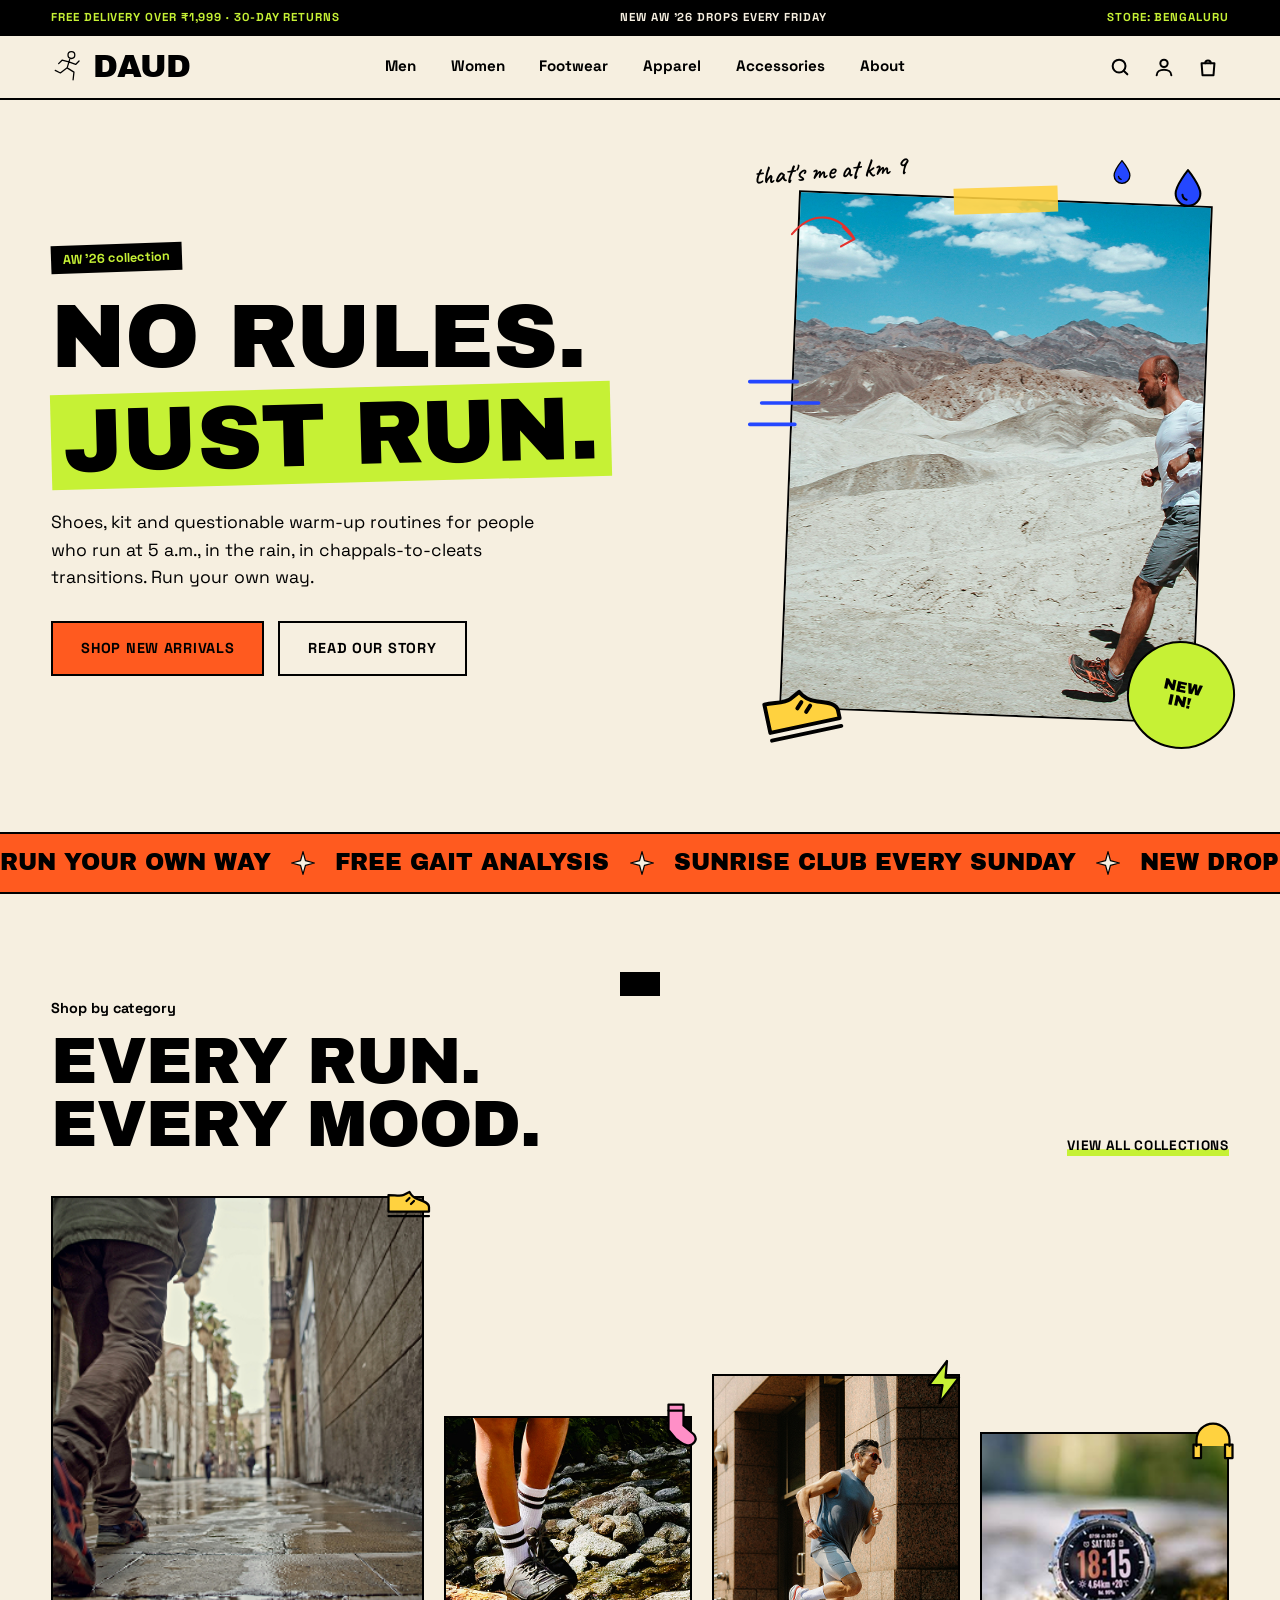
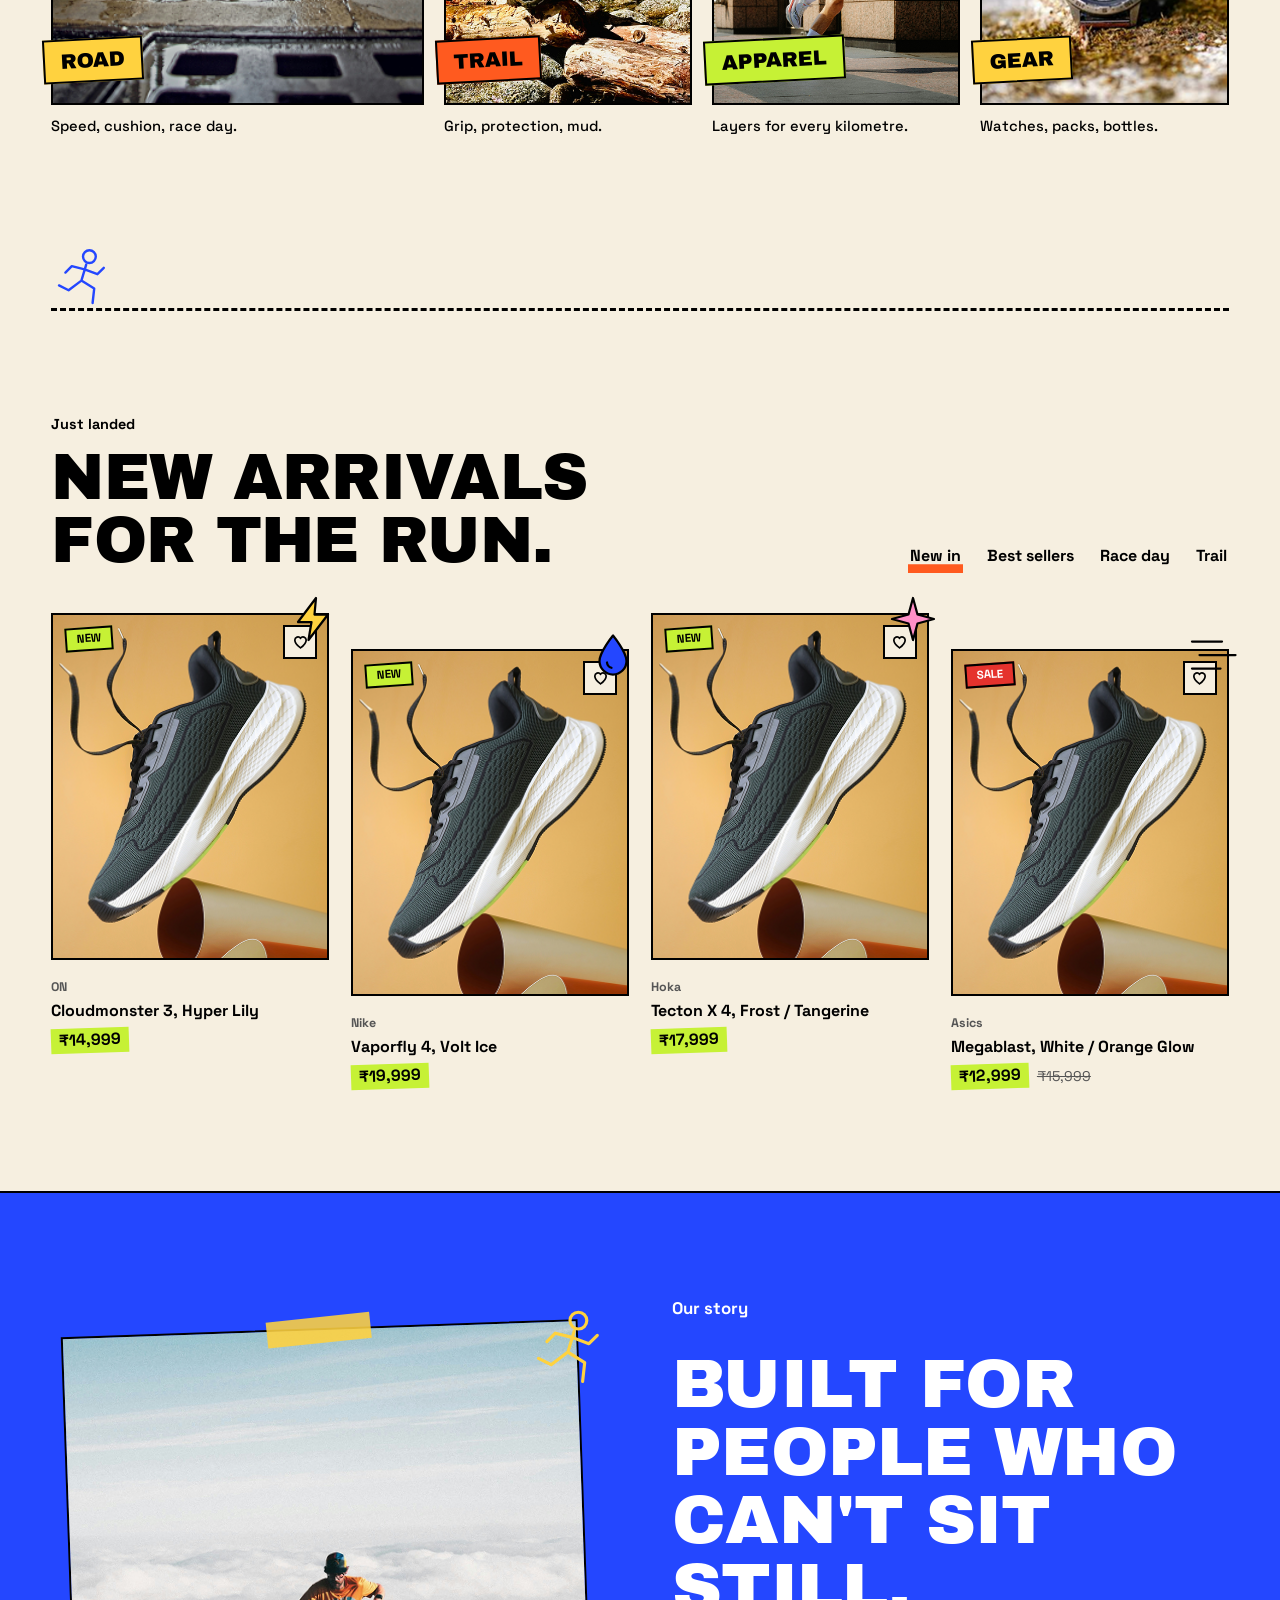
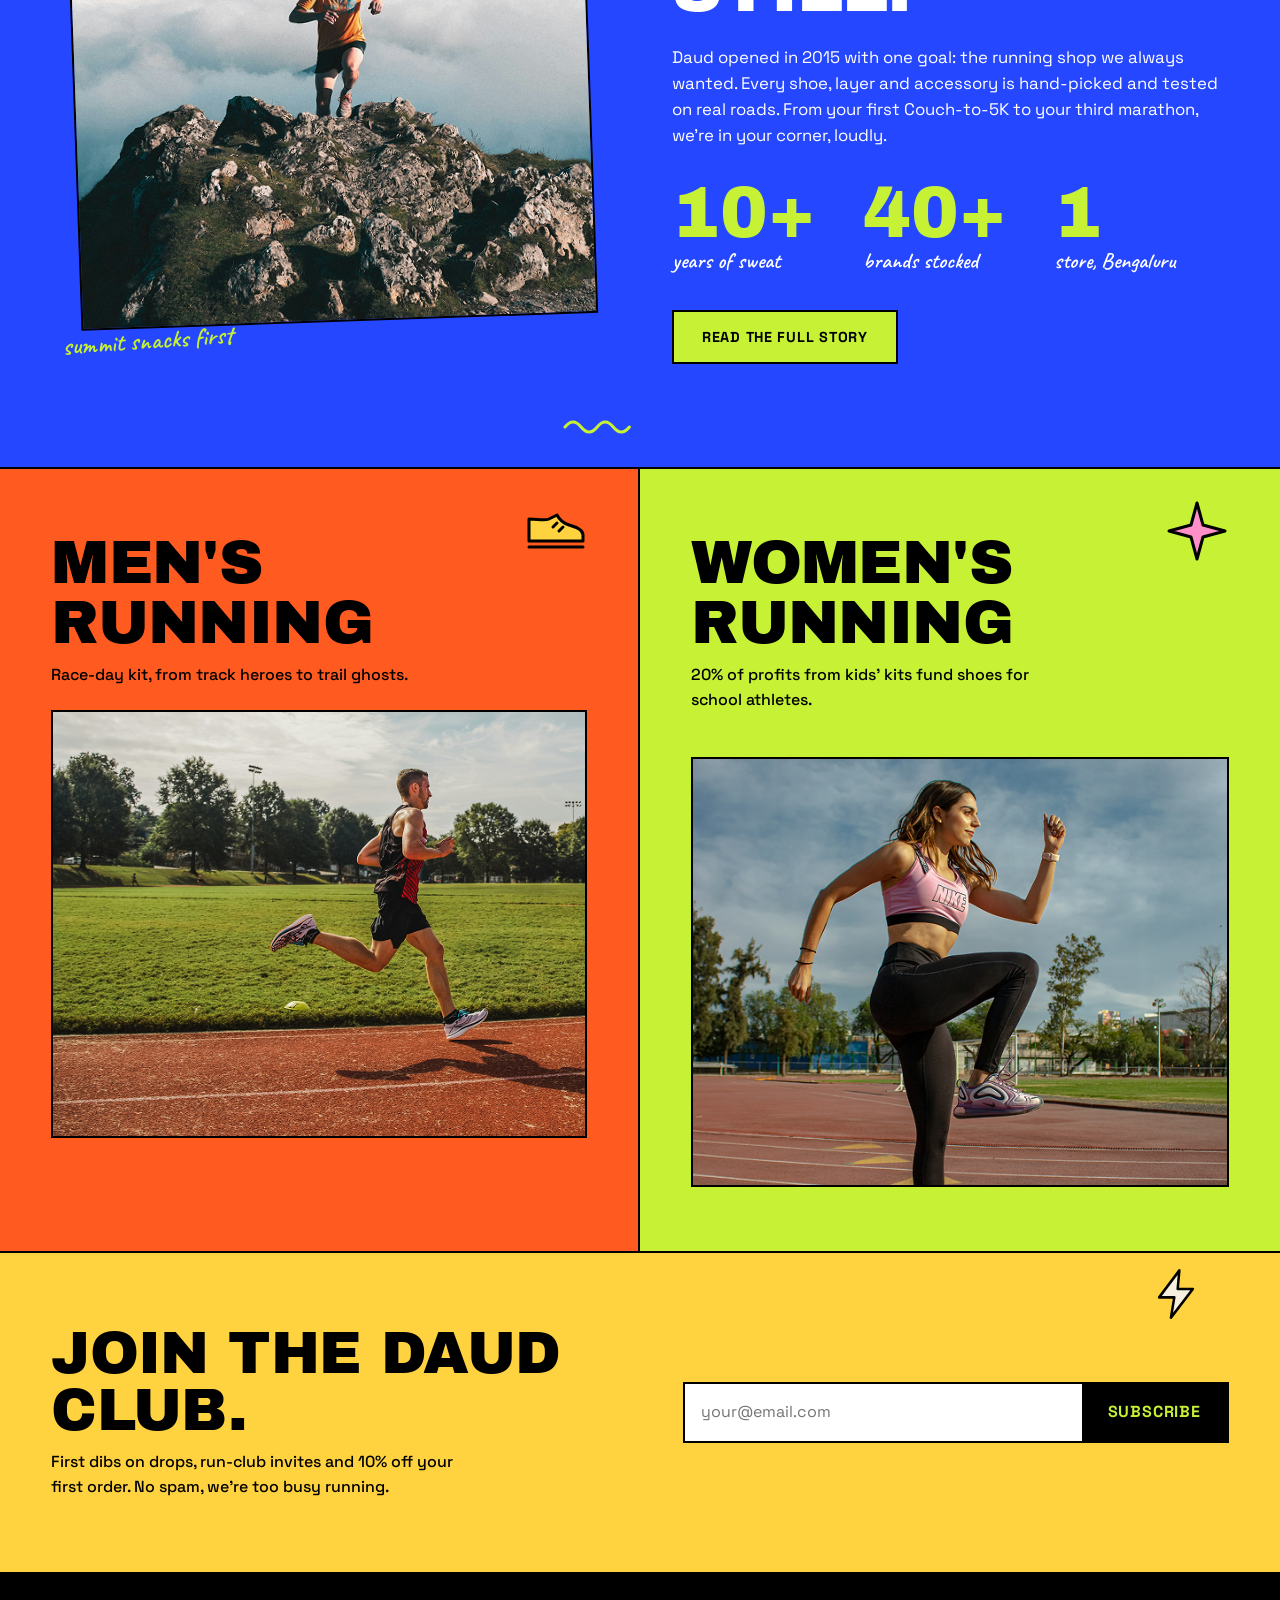
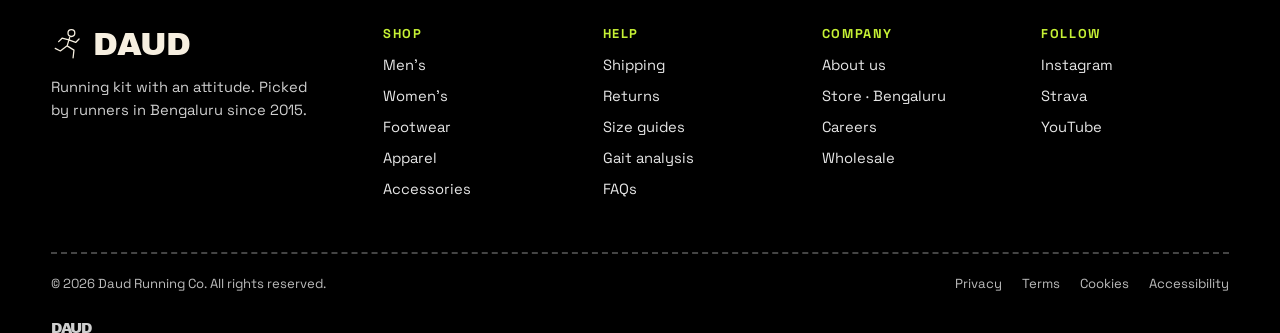
<file: index.html>
<!DOCTYPE html>
<html lang="en">
<head>
<meta charset="utf-8">
<meta name="viewport" content="width=device-width, initial-scale=1">
<title>Daud — No rules. Just run.</title>
<meta name="description" content="Illustrated running culture: shoes, kit and attitude for runners who do it their own way.">
<link rel="preconnect" href="https://fonts.googleapis.com">
<link rel="preconnect" href="https://fonts.gstatic.com" crossorigin>
<link rel="stylesheet" href="https://fonts.googleapis.com/css2?family=Archivo+Black&family=Caveat:wght@600&family=Space+Grotesk:wght@400;500;700&display=swap">
<link rel="stylesheet" href="css/base.css">
<link rel="stylesheet" href="css/home.css">
<script>document.documentElement.className='js'</script>
</head>
<body>
<svg width="0" height="0" style="position:absolute" aria-hidden="true" focusable="false"><defs>
<symbol id="d-star" viewBox="0 0 64 64"><path d="M32 4 38 26 60 32 38 38 32 60 26 38 4 32 26 26Z"/></symbol>
<symbol id="d-drop" viewBox="0 0 64 64"><path d="M32 6C32 6 14 28 14 40a18 18 0 0 0 36 0C50 28 32 6 32 6Z"/><path d="M24 42a8 8 0 0 0 6 7"/></symbol>
<symbol id="d-bolt" viewBox="0 0 64 64"><path d="M36 4 12 36h18l-4 24 26-34H34Z"/></symbol>
<symbol id="d-speed" viewBox="0 0 64 64"><path d="M4 14h40M14 32h48M4 50h38"/></symbol>
<symbol id="d-arrow" viewBox="0 0 100 60"><path d="M6 52C24 8 62 4 92 30M72 20l21 11-15 16"/></symbol>
<symbol id="d-squig" viewBox="0 0 70 20"><path d="M2 10q8-10 16 0t16 0 16 0 16 0"/></symbol>
<symbol id="d-shoe" viewBox="0 0 64 64"><path d="M6 20v22h54v-6c0-6-8-8-14-10-6-2-10-6-12-10l-8 4c-4 2-12 0-20 0Z"/><path d="M6 48h54M30 28l4-4M36 32l4-4"/></symbol>
<symbol id="d-sock" viewBox="0 0 64 64"><path d="M22 6h20v28l14 12c6 8-2 16-10 14-6-1-8-4-14-8L22 40Z"/><path d="M22 14h20"/></symbol>
<symbol id="d-bottle" viewBox="0 0 64 64"><path d="M26 4h12v8H26zM22 12h20v10l4 6v28a4 4 0 0 1-4 4H22a4 4 0 0 1-4-4V28l4-6zM18 36h28M18 46h28"/></symbol>
<symbol id="d-phones" viewBox="0 0 64 64"><path d="M10 40v-8a22 22 0 0 1 44 0v8M6 38h10v18H6zM48 38h10v18H48z"/></symbol>
<symbol id="d-runner" viewBox="0 0 80 80"><circle cx="48" cy="12" r="8"/><path d="M44 22 38 42M42 28 26 24l-8 8M42 28l16 6 8-8M38 42l16 10-2 18M38 42 22 54 10 48"/></symbol>
</defs></svg>
<a class="skip" href="#main">Skip to content</a>
<div class="topbar"><div><span>Free delivery over ₹1,999 · 30-day returns</span><span>New AW '26 drops every Friday</span><span>Store: Bengaluru</span></div></div>
<header class="hd">
 <div class="hd__in">
  <a class="logo" href="index.html" aria-label="Daud home"><svg viewBox="0 0 80 80" aria-hidden="true"><use href="#d-runner"/></svg> DAUD</a>
  <nav class="nav" id="nav" aria-label="Main">
   <ul>
    <li><a href="index.html#explore">Men</a></li>
    <li><a href="index.html#explore">Women</a></li>
    <li><a href="index.html#arrivals">Footwear</a></li>
    <li><a href="index.html#categories">Apparel</a></li>
    <li><a href="index.html#categories">Accessories</a></li>
    <li><a href="about.html" >About</a></li>
   </ul>
  </nav>
  <div class="icons">
   <button class="js-search" aria-label="Search" aria-expanded="false"><svg viewBox="0 0 24 24"><circle cx="11" cy="11" r="7"/><path d="m20 20-4-4"/></svg></button>
   <button class="js-account" aria-label="Account"><svg viewBox="0 0 24 24"><circle cx="12" cy="8" r="4"/><path d="M4 21c0-4 4-6 8-6s8 2 8 6"/></svg></button>
   <button class="js-cart" aria-label="Bag"><svg viewBox="0 0 24 24"><path d="M5 8h14l-1 13H6z"/><path d="M9 8a3 3 0 0 1 6 0"/></svg><span class="cart-n" hidden>0</span></button>
   <button class="burger" aria-label="Menu" aria-expanded="false" aria-controls="nav"><svg viewBox="0 0 24 24"><path d="M3 7h18M3 12h18M3 17h18"/></svg></button>
  </div>
 </div>
 <form class="search" role="search" action="index.html#arrivals" hidden>
  <label class="vh" for="q">Search products</label>
  <input id="q" name="q" type="search" placeholder="Search shoes, kit, trail…">
  <button class="btn" type="submit">Search</button>
 </form>
</header>
<main id="main">

<section class="hero" aria-labelledby="hero-h">
 <div class="hero__copy">
  <p class="hero__tag">AW '26 collection</p>
  <h1 id="hero-h">No rules.<br><span>Just run.</span></h1>
  <p class="hero__lede">Shoes, kit and questionable warm-up routines for people who run at 5 a.m., in the rain, in chappals-to-cleats transitions. Run your own way.</p>
  <div class="hero__cta"><a class="btn btn--or" href="#arrivals">Shop new arrivals</a><a class="btn btn--line" href="about.html">Read our story</a></div>
 </div>
 <div class="hero__art">
  <figure class="ph tape"><img src="../src/Home/hero_section/image1.png" alt="A runner in grey shorts sprinting across a rocky desert trail" fetchpriority="high" width="900" height="1100"></figure>
  <svg class="dd hide-s" aria-hidden="true" style="left:-18px;top:34%;--s:76px;color:var(--blue);animation:slidein .7s .3s both"><use href="#d-speed"/></svg>
  <svg class="dd " aria-hidden="true" style="right:4%;top:2px;--s:44px;--f:var(--blue);color:var(--ink)"><use href="#d-drop"/></svg>
  <svg class="dd " aria-hidden="true" style="right:20%;top:-6px;--s:28px;--f:var(--blue);color:var(--ink)"><use href="#d-drop"/></svg>
  <svg class="dd hide-s" aria-hidden="true" style="left:6%;top:30px;--s:70px;color:var(--red);rotate:18deg"><use href="#d-arrow"/></svg>
  <svg class="dd " aria-hidden="true" style="left:-4px;bottom:0;--s:84px;--f:var(--yel);color:var(--ink);rotate:-12deg"><use href="#d-shoe"/></svg>
  <span class="note" aria-hidden="true">that's me at km 9</span>
  <span class="sticker" aria-hidden="true">New<br>in!</span>
 </div>
</section>

<div class="marquee" aria-hidden="true"><div class="marquee__track"><span>Run your own way <svg viewBox="0 0 64 64" aria-hidden="true"><use href="#d-star"/></svg> Free gait analysis <svg viewBox="0 0 64 64" aria-hidden="true"><use href="#d-star"/></svg> Sunrise club every Sunday <svg viewBox="0 0 64 64" aria-hidden="true"><use href="#d-star"/></svg> New drops Fridays <svg viewBox="0 0 64 64" aria-hidden="true"><use href="#d-star"/></svg></span></div></div>

<section class="sec wrap" id="categories" aria-labelledby="cat-h">
 <div class="sec-head rv"><div><p class="kicker">Shop by category</p><h2 id="cat-h">Every run.<br>Every mood.</h2></div><a class="link" href="#arrivals">View all collections</a></div>
 <ul class="cats__grid">
  <li class="rv"><a class="cat" href="#arrivals"><svg class="dd " aria-hidden="true" style="--f:var(--c);color:var(--ink)"><use href="#d-shoe"/></svg><div class="cat__img ph"><img src="../src/Home/category_section/image1.png" alt="Runner's feet on a wet city street" loading="lazy"></div><span class="cat__tag">Road</span><p>Speed, cushion, race day.</p></a></li>
  <li class="rv"><a class="cat" href="#arrivals"><svg class="dd " aria-hidden="true" style="--f:var(--c);color:var(--ink)"><use href="#d-sock"/></svg><div class="cat__img ph"><img src="../src/Home/category_section/image2.png" alt="Striped socks and trail shoes on rocks" loading="lazy"></div><span class="cat__tag">Trail</span><p>Grip, protection, mud.</p></a></li>
  <li class="rv"><a class="cat" href="#explore"><svg class="dd " aria-hidden="true" style="--f:var(--c);color:var(--ink)"><use href="#d-bolt"/></svg><div class="cat__img ph"><img src="../src/Home/category_section/image3.png" alt="A runner in a vest top running past a stone building" loading="lazy"></div><span class="cat__tag">Apparel</span><p>Layers for every kilometre.</p></a></li>
  <li class="rv"><a class="cat" href="#story"><svg class="dd " aria-hidden="true" style="--f:var(--c);color:var(--ink)"><use href="#d-phones"/></svg><div class="cat__img ph"><img src="../src/Home/category_section/image4.png" alt="A GPS running watch resting on moss" loading="lazy"></div><span class="cat__tag">Gear</span><p>Watches, packs, bottles.</p></a></li>
 </ul>
</section>

<div class="track" aria-hidden="true"><svg viewBox="0 0 80 80"><use href="#d-runner"/></svg></div>

<section class="sec wrap" id="arrivals" aria-labelledby="arr-h">
 <div class="sec-head rv"><div><p class="kicker">Just landed</p><h2 id="arr-h">New arrivals<br>for the run.</h2></div>
  <div class="pills" role="group" aria-label="Filter products">
   <button class="pill" data-tag="new" aria-pressed="true">New in</button><button class="pill" data-tag="best" aria-pressed="false">Best sellers</button><button class="pill" data-tag="race" aria-pressed="false">Race day</button><button class="pill" data-tag="trail" aria-pressed="false">Trail</button>
  </div></div>
  <ul class="prods">
   <li class="prod rv" data-tags="new best">
    <svg class="dd " aria-hidden="true" style="--f:var(--yel);color:var(--ink)"><use href="#d-bolt"/></svg>
    <div class="prod__img ph"><span class="tag">NEW</span><button class="heart" aria-pressed="false" aria-label="Save Cloudmonster 3, Hyper Lily"><svg viewBox="0 0 24 24" aria-hidden="true"><path d="M12 21s-8-5.2-8-11a4.5 4.5 0 0 1 8-2.8A4.5 4.5 0 0 1 20 10c0 5.8-8 11-8 11z"/></svg></button>
     <img src="../src/Home/arrivals_section/image.png" alt="Dark grey and white running shoe on a gold backdrop" loading="lazy" width="600" height="750">
     <button class="add" data-name="Cloudmonster 3, Hyper Lily">Grab it</button></div>
    <div class="prod__meta"><small>ON</small><h3>Cloudmonster 3, Hyper Lily</h3><span class="price">₹14,999</span></div>
   </li>
   <li class="prod rv" data-tags="new race">
    <svg class="dd " aria-hidden="true" style="--f:var(--blue);color:var(--ink)"><use href="#d-drop"/></svg>
    <div class="prod__img ph"><span class="tag">NEW</span><button class="heart" aria-pressed="false" aria-label="Save Vaporfly 4, Volt Ice"><svg viewBox="0 0 24 24" aria-hidden="true"><path d="M12 21s-8-5.2-8-11a4.5 4.5 0 0 1 8-2.8A4.5 4.5 0 0 1 20 10c0 5.8-8 11-8 11z"/></svg></button>
     <img src="../src/Home/arrivals_section/image.png" alt="Dark grey and white racing shoe on a gold backdrop" loading="lazy" width="600" height="750">
     <button class="add" data-name="Vaporfly 4, Volt Ice">Grab it</button></div>
    <div class="prod__meta"><small>Nike</small><h3>Vaporfly 4, Volt Ice</h3><span class="price">₹19,999</span></div>
   </li>
   <li class="prod rv" data-tags="new trail">
    <svg class="dd " aria-hidden="true" style="--f:var(--pink);color:var(--ink)"><use href="#d-star"/></svg>
    <div class="prod__img ph"><span class="tag">NEW</span><button class="heart" aria-pressed="false" aria-label="Save Tecton X 4, Frost / Tangerine"><svg viewBox="0 0 24 24" aria-hidden="true"><path d="M12 21s-8-5.2-8-11a4.5 4.5 0 0 1 8-2.8A4.5 4.5 0 0 1 20 10c0 5.8-8 11-8 11z"/></svg></button>
     <img src="../src/Home/arrivals_section/image.png" alt="Dark grey and white trail shoe on a gold backdrop" loading="lazy" width="600" height="750">
     <button class="add" data-name="Tecton X 4, Frost / Tangerine">Grab it</button></div>
    <div class="prod__meta"><small>Hoka</small><h3>Tecton X 4, Frost / Tangerine</h3><span class="price">₹17,999</span></div>
   </li>
   <li class="prod rv" data-tags="new sale best race">
    <svg class="dd " aria-hidden="true" style="--f:var(--lime);color:var(--ink)"><use href="#d-speed"/></svg>
    <div class="prod__img ph"><span class="tag tag--sale">SALE</span><button class="heart" aria-pressed="false" aria-label="Save Megablast, White / Orange Glow"><svg viewBox="0 0 24 24" aria-hidden="true"><path d="M12 21s-8-5.2-8-11a4.5 4.5 0 0 1 8-2.8A4.5 4.5 0 0 1 20 10c0 5.8-8 11-8 11z"/></svg></button>
     <img src="../src/Home/arrivals_section/image.png" alt="Dark grey and white running shoe on a gold backdrop" loading="lazy" width="600" height="750">
     <button class="add" data-name="Megablast, White / Orange Glow">Grab it</button></div>
    <div class="prod__meta"><small>Asics</small><h3>Megablast, White / Orange Glow</h3><span class="price">₹12,999</span><s>₹15,999</s></div>
   </li>
  </ul>
</section>

<section class="story" id="story" aria-labelledby="story-h">
 <div class="story__img">
  <figure class="ph tape"><img src="../src/Home/story_section/image.png" alt="A runner in an orange top on a rocky summit above the clouds" loading="lazy"></figure>
  <svg class="dd hide-s" aria-hidden="true" style="right:-4px;top:0;--s:84px;color:var(--yel)"><use href="#d-runner"/></svg>
  <span class="note" style="left:2%;bottom:-2px;color:var(--lime)" aria-hidden="true">summit snacks first</span>
 </div>
 <div class="rv">
  <p class="kicker">Our story</p>
  <h2 id="story-h">Built for people who can't sit still.</h2>
  <p>Daud opened in 2015 with one goal: the running shop we always wanted. Every shoe, layer and accessory is hand-picked and tested on real roads. From your first Couch-to-5K to your third marathon, we're in your corner, loudly.</p>
  <div class="stats"><div><b>10+</b><span>years of sweat</span></div><div><b>40+</b><span>brands stocked</span></div><div><b>1</b><span>store, Bengaluru</span></div></div>
  <a class="btn" href="about.html">Read the full story</a>
 </div>
 <svg class="dd dd--w hide-s" aria-hidden="true" style="left:44%;bottom:18px;--s:44px;color:var(--lime)"><use href="#d-squig"/></svg>
</section>

<section class="explore" id="explore" aria-label="Shop men's and women's running">
 <a class="ex rv" href="#arrivals"><svg class="dd " aria-hidden="true" style="--f:var(--yel);color:var(--ink);--s:64px"><use href="#d-shoe"/></svg><h3>Men's running</h3><p>Race-day kit, from track heroes to trail ghosts.</p><div class="ph"><img src="../src/Home/explore_section/image_male.png" alt="A male runner striding along a red track" loading="lazy"></div></a>
 <a class="ex rv" href="#arrivals"><svg class="dd " aria-hidden="true" style="--f:var(--pink);color:var(--ink);--s:64px"><use href="#d-star"/></svg><h3>Women's running</h3><p>20% of profits from kids' kits fund shoes for school athletes.</p><div class="ph"><img src="../src/Home/explore_section/image_female.png" alt="A female runner in a pink top mid-stride" loading="lazy"></div></a>
</section>

</main>
<section class="news" aria-labelledby="news-h">
 <svg class="dd hide-s" aria-hidden="true" style="right:6%;top:14px;--s:54px;color:var(--ink);--f:var(--cream)"><use href="#d-bolt"/></svg>
 <div><h2 id="news-h">Join the Daud club.</h2><p>First dibs on drops, run-club invites and 10% off your first order. No spam, we're too busy running.</p></div>
 <form class="js-news">
  <label class="vh" for="em">Email address</label>
  <input id="em" type="email" required placeholder="your@email.com" autocomplete="email">
  <button type="submit">Subscribe</button>
 </form>
</section>
<footer class="ft">
 <div class="ft__top">
  <div><a class="logo" href="index.html" aria-label="Daud home"><svg viewBox="0 0 80 80" aria-hidden="true"><use href="#d-runner"/></svg> DAUD</a><p>Running kit with an attitude. Picked by runners in Bengaluru since 2015.</p></div>
  <div><h3>Shop</h3><ul><li><a href="index.html#explore">Men's</a></li><li><a href="index.html#explore">Women's</a></li><li><a href="index.html#arrivals">Footwear</a></li><li><a href="index.html#categories">Apparel</a></li><li><a href="index.html#categories">Accessories</a></li></ul></div>
  <div><h3>Help</h3><ul><li><a class="soon" href="#">Shipping</a></li><li><a class="soon" href="#">Returns</a></li><li><a class="soon" href="#">Size guides</a></li><li><a class="soon" href="#">Gait analysis</a></li><li><a class="soon" href="#">FAQs</a></li></ul></div>
  <div><h3>Company</h3><ul><li><a href="about.html">About us</a></li><li><a href="about.html#visit">Store · Bengaluru</a></li><li><a class="soon" href="#">Careers</a></li><li><a class="soon" href="#">Wholesale</a></li></ul></div>
  <div><h3>Follow</h3><ul><li><a class="soon" href="#">Instagram</a></li><li><a class="soon" href="#">Strava</a></li><li><a class="soon" href="#">YouTube</a></li></ul></div>
 </div>
 <div class="ft__bot"><span>© 2026 Daud Running Co. All rights reserved.</span><nav aria-label="Legal"><a class="soon" href="#">Privacy</a><a class="soon" href="#">Terms</a><a class="soon" href="#">Cookies</a><a class="soon" href="#">Accessibility</a></nav></div>
 <p class="ft__mark" aria-hidden="true">DAUD</p>
</footer>
<div class="toast" role="status" aria-live="polite"></div>
<script src="js/main.js"></script>
</body>
</html>
</file>
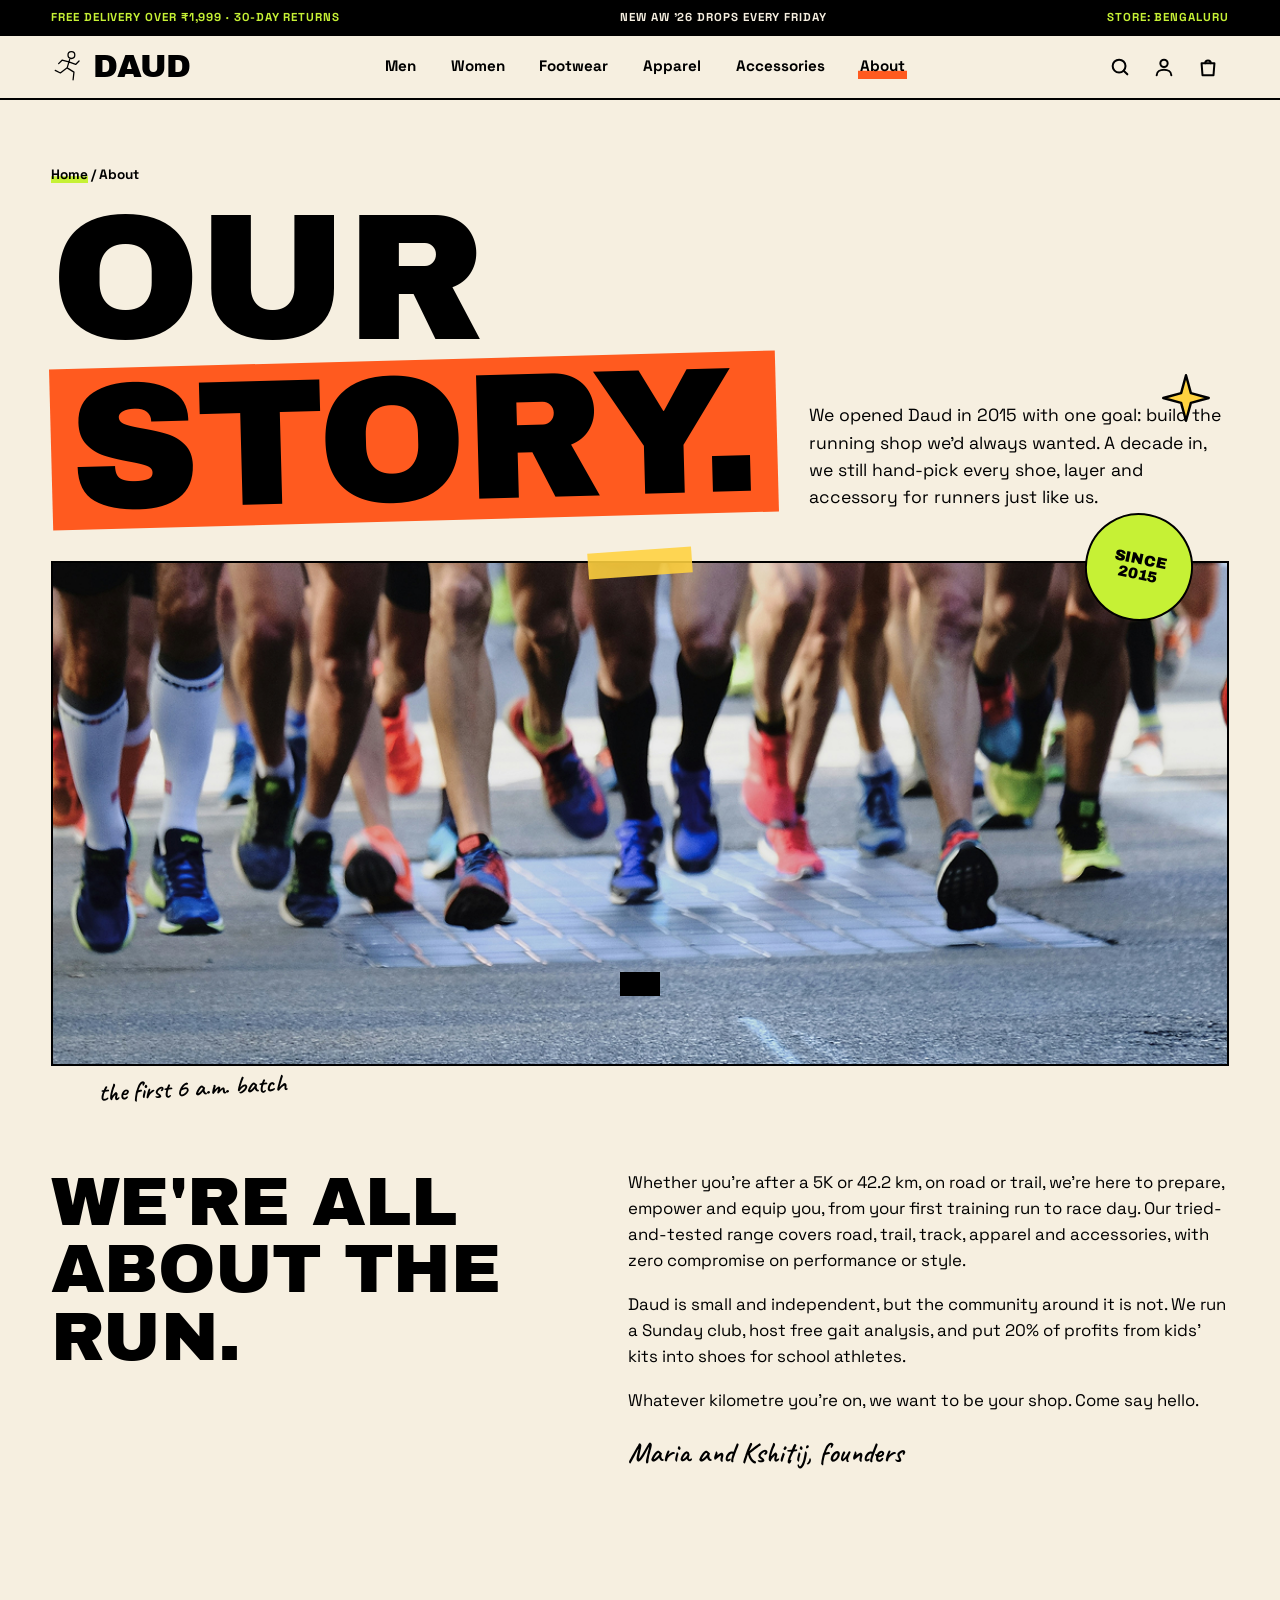
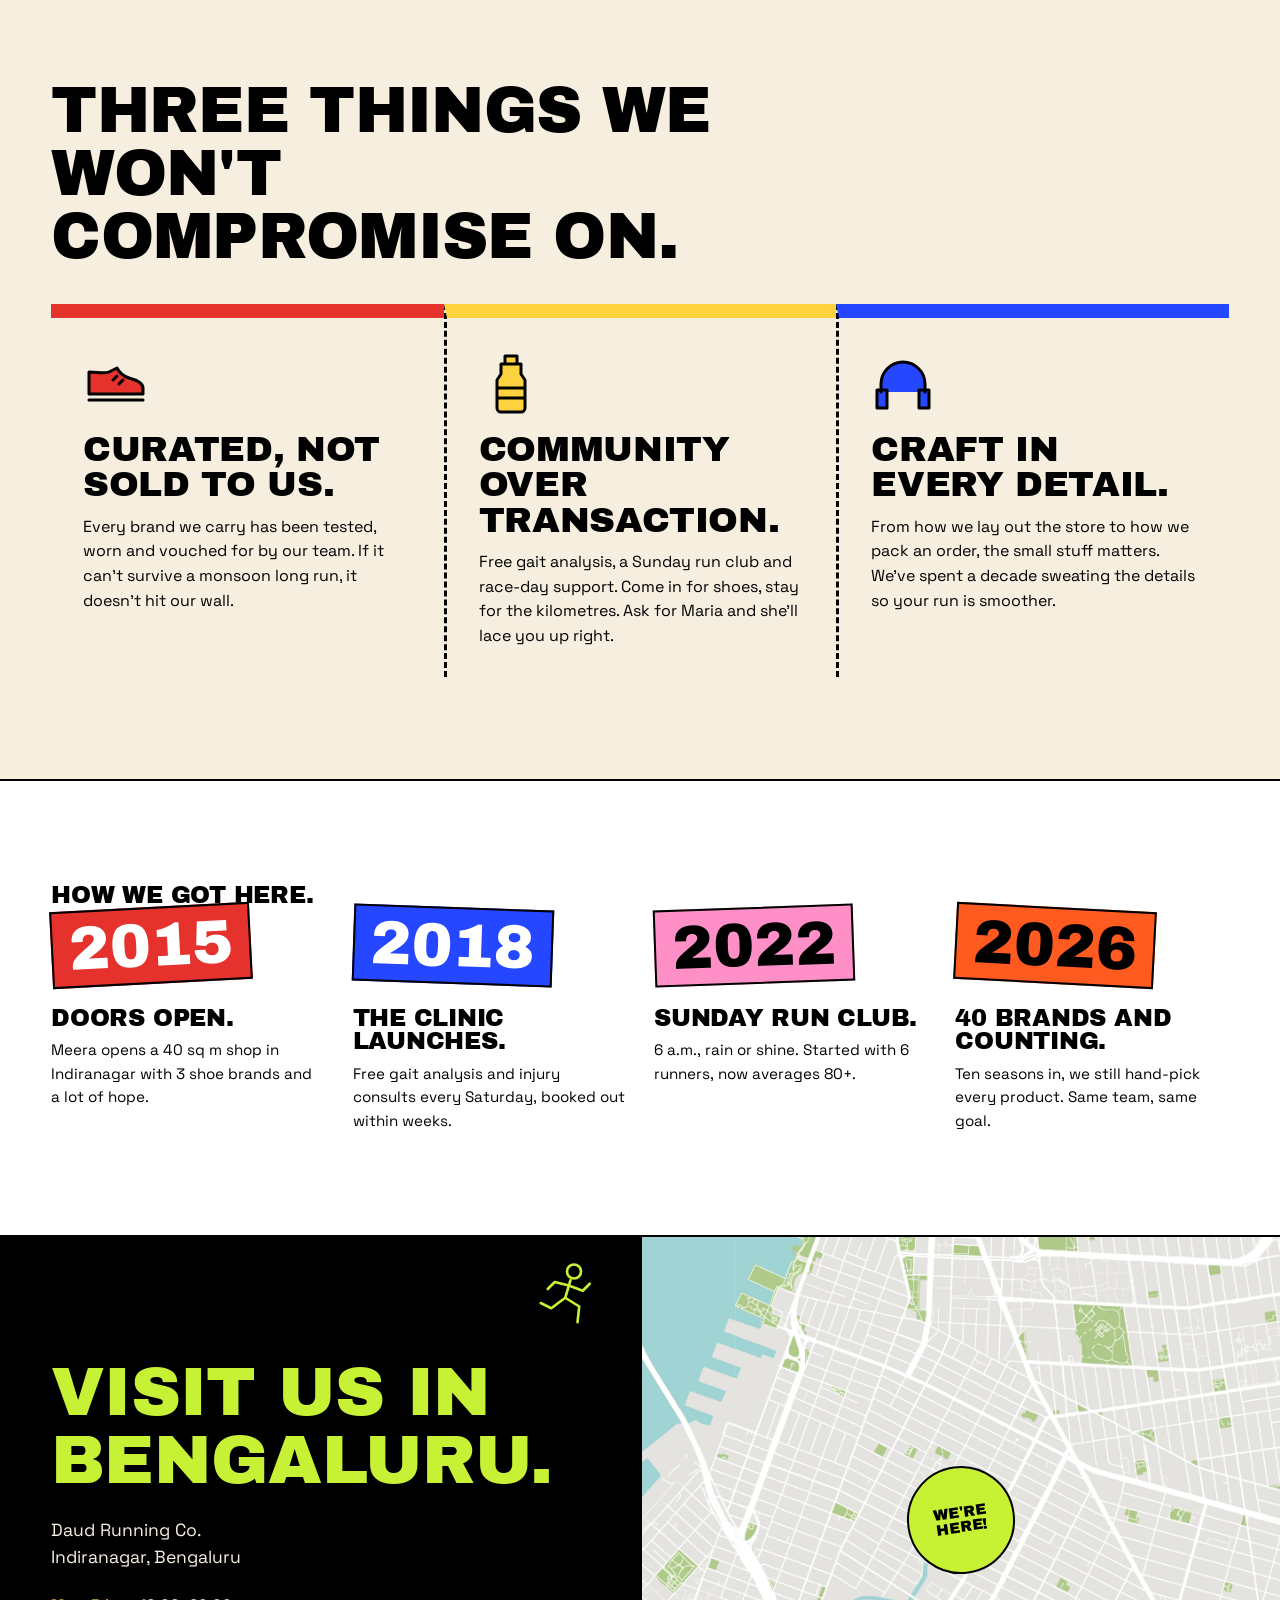
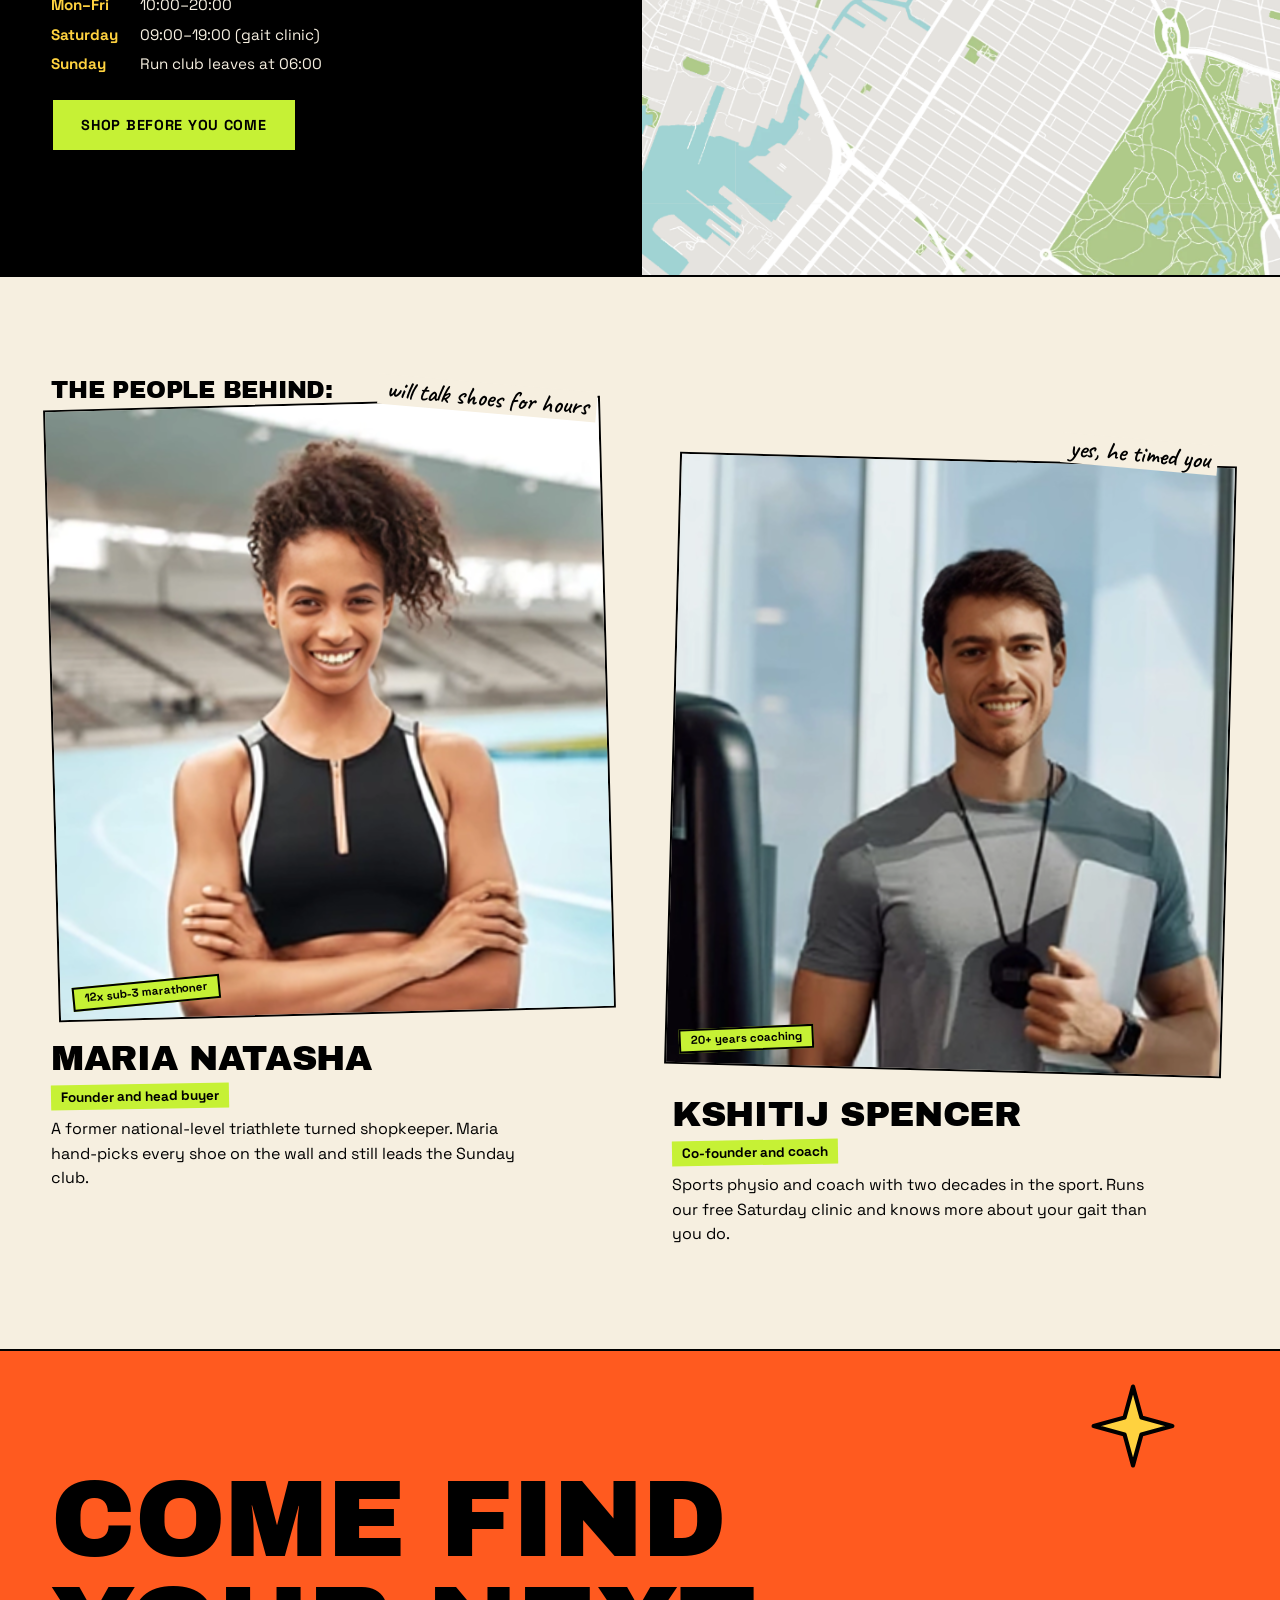
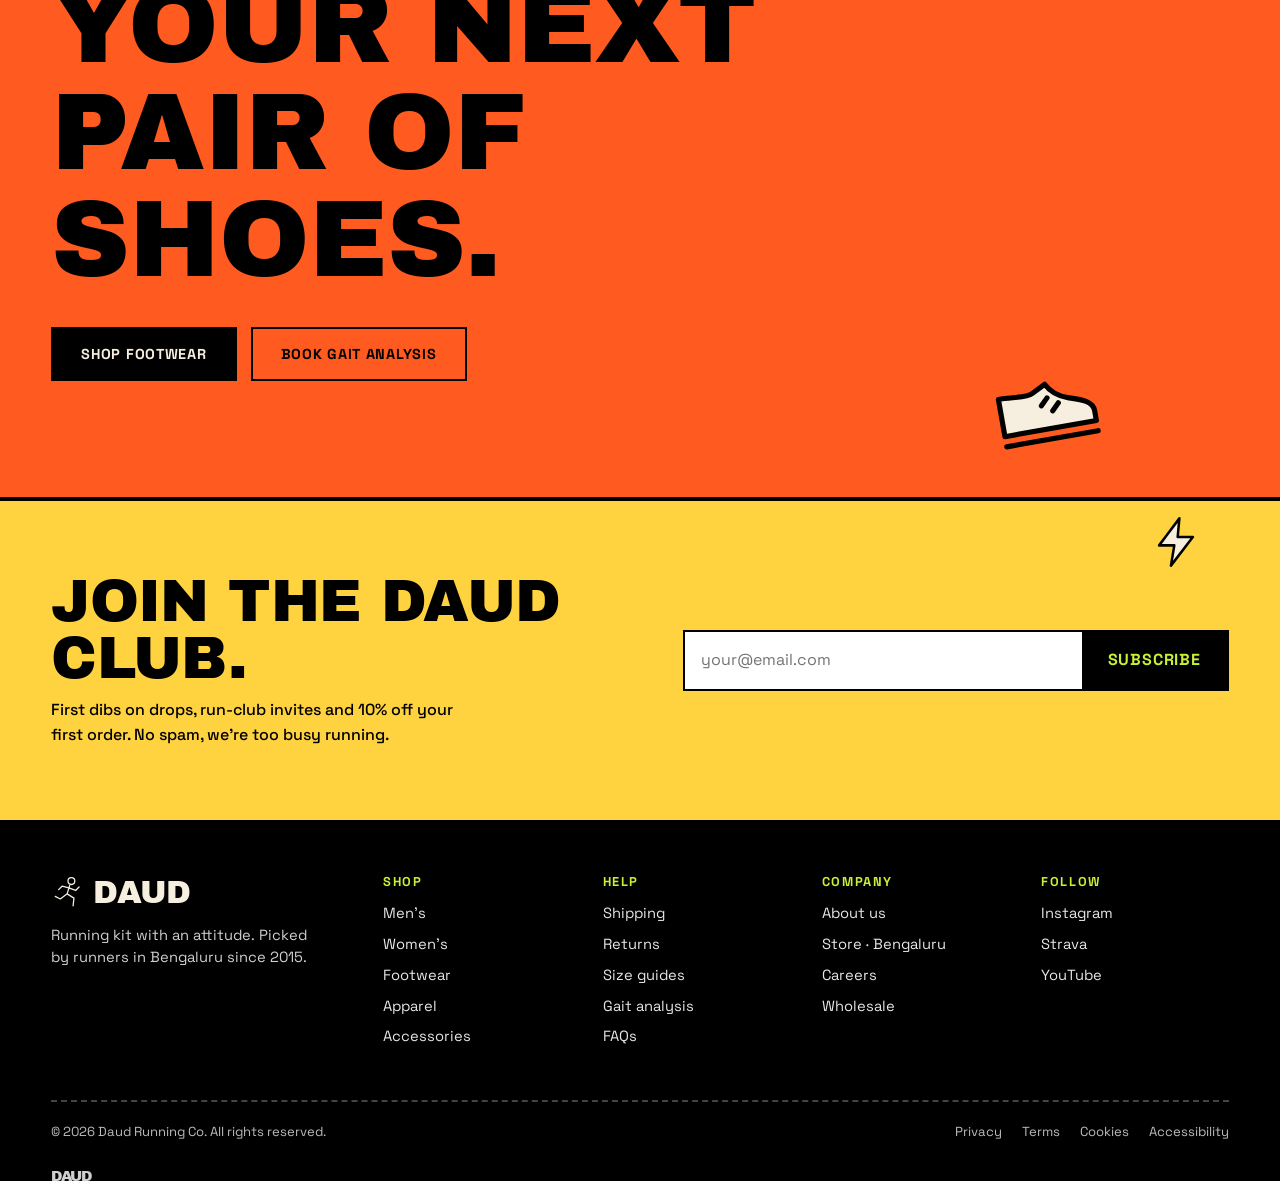
<file: about.html>
<!DOCTYPE html>
<html lang="en">
<head>
<meta charset="utf-8">
<meta name="viewport" content="width=device-width, initial-scale=1">
<title>Our story — Daud</title>
<meta name="description" content="How Daud grew from a 40 sq m shop into Bengaluru's loudest running store.">
<link rel="preconnect" href="https://fonts.googleapis.com">
<link rel="preconnect" href="https://fonts.gstatic.com" crossorigin>
<link rel="stylesheet" href="https://fonts.googleapis.com/css2?family=Archivo+Black&family=Caveat:wght@600&family=Space+Grotesk:wght@400;500;700&display=swap">
<link rel="stylesheet" href="css/base.css">
<link rel="stylesheet" href="css/about.css">
<script>document.documentElement.className='js'</script>
</head>
<body>
<svg width="0" height="0" style="position:absolute" aria-hidden="true" focusable="false"><defs>
<symbol id="d-star" viewBox="0 0 64 64"><path d="M32 4 38 26 60 32 38 38 32 60 26 38 4 32 26 26Z"/></symbol>
<symbol id="d-drop" viewBox="0 0 64 64"><path d="M32 6C32 6 14 28 14 40a18 18 0 0 0 36 0C50 28 32 6 32 6Z"/><path d="M24 42a8 8 0 0 0 6 7"/></symbol>
<symbol id="d-bolt" viewBox="0 0 64 64"><path d="M36 4 12 36h18l-4 24 26-34H34Z"/></symbol>
<symbol id="d-speed" viewBox="0 0 64 64"><path d="M4 14h40M14 32h48M4 50h38"/></symbol>
<symbol id="d-arrow" viewBox="0 0 100 60"><path d="M6 52C24 8 62 4 92 30M72 20l21 11-15 16"/></symbol>
<symbol id="d-squig" viewBox="0 0 70 20"><path d="M2 10q8-10 16 0t16 0 16 0 16 0"/></symbol>
<symbol id="d-shoe" viewBox="0 0 64 64"><path d="M6 20v22h54v-6c0-6-8-8-14-10-6-2-10-6-12-10l-8 4c-4 2-12 0-20 0Z"/><path d="M6 48h54M30 28l4-4M36 32l4-4"/></symbol>
<symbol id="d-sock" viewBox="0 0 64 64"><path d="M22 6h20v28l14 12c6 8-2 16-10 14-6-1-8-4-14-8L22 40Z"/><path d="M22 14h20"/></symbol>
<symbol id="d-bottle" viewBox="0 0 64 64"><path d="M26 4h12v8H26zM22 12h20v10l4 6v28a4 4 0 0 1-4 4H22a4 4 0 0 1-4-4V28l4-6zM18 36h28M18 46h28"/></symbol>
<symbol id="d-phones" viewBox="0 0 64 64"><path d="M10 40v-8a22 22 0 0 1 44 0v8M6 38h10v18H6zM48 38h10v18H48z"/></symbol>
<symbol id="d-runner" viewBox="0 0 80 80"><circle cx="48" cy="12" r="8"/><path d="M44 22 38 42M42 28 26 24l-8 8M42 28l16 6 8-8M38 42l16 10-2 18M38 42 22 54 10 48"/></symbol>
</defs></svg>
<a class="skip" href="#main">Skip to content</a>
<div class="topbar"><div><span>Free delivery over ₹1,999 · 30-day returns</span><span>New AW '26 drops every Friday</span><span>Store: Bengaluru</span></div></div>
<header class="hd">
 <div class="hd__in">
  <a class="logo" href="index.html" aria-label="Daud home"><svg viewBox="0 0 80 80" aria-hidden="true"><use href="#d-runner"/></svg> DAUD</a>
  <nav class="nav" id="nav" aria-label="Main">
   <ul>
    <li><a href="index.html#explore">Men</a></li>
    <li><a href="index.html#explore">Women</a></li>
    <li><a href="index.html#arrivals">Footwear</a></li>
    <li><a href="index.html#categories">Apparel</a></li>
    <li><a href="index.html#categories">Accessories</a></li>
    <li><a href="about.html" aria-current="page">About</a></li>
   </ul>
  </nav>
  <div class="icons">
   <button class="js-search" aria-label="Search" aria-expanded="false"><svg viewBox="0 0 24 24"><circle cx="11" cy="11" r="7"/><path d="m20 20-4-4"/></svg></button>
   <button class="js-account" aria-label="Account"><svg viewBox="0 0 24 24"><circle cx="12" cy="8" r="4"/><path d="M4 21c0-4 4-6 8-6s8 2 8 6"/></svg></button>
   <button class="js-cart" aria-label="Bag"><svg viewBox="0 0 24 24"><path d="M5 8h14l-1 13H6z"/><path d="M9 8a3 3 0 0 1 6 0"/></svg><span class="cart-n" hidden>0</span></button>
   <button class="burger" aria-label="Menu" aria-expanded="false" aria-controls="nav"><svg viewBox="0 0 24 24"><path d="M3 7h18M3 12h18M3 17h18"/></svg></button>
  </div>
 </div>
 <form class="search" role="search" action="index.html#arrivals" hidden>
  <label class="vh" for="q">Search products</label>
  <input id="q" name="q" type="search" placeholder="Search shoes, kit, trail…">
  <button class="btn" type="submit">Search</button>
 </form>
</header>
<main id="main">

<section class="a-head" aria-labelledby="ab-h">
 <div><p class="crumb"><a href="index.html">Home</a> / About</p><h1 id="ab-h">Our<br><span>story.</span></h1></div>
 <p class="lede">We opened Daud in 2015 with one goal: build the running shop we'd always wanted. A decade in, we still hand-pick every shoe, layer and accessory for runners just like us.
 <svg class="dd hide-s" aria-hidden="true" style="right:4%;top:-30px;--s:52px;--f:var(--yel);color:var(--ink)"><use href="#d-star"/></svg></p>
</section>
<div class="a-img"><div class="ph tape"><img src="../src/About/main_story_section/image_joggers.png" alt="A pack of runners' legs and shoes at the start of a road race" fetchpriority="high" width="1400" height="600"></div>
 <span class="sticker" aria-hidden="true">Since<br>2015</span><span class="note" aria-hidden="true">the first 6 a.m. batch</span></div>

<section class="sec wrap why" aria-labelledby="why-h">
 <h2 id="why-h" class="rv">We're all about the run.</h2>
 <div class="rv">
  <p>Whether you're after a 5K or 42.2 km, on road or trail, we're here to prepare, empower and equip you, from your first training run to race day. Our tried-and-tested range covers road, trail, track, apparel and accessories, with zero compromise on performance or style.</p>
  <p>Daud is small and independent, but the community around it is not. We run a Sunday club, host free gait analysis, and put 20% of profits from kids' kits into shoes for school athletes.</p>
  <p>Whatever kilometre you're on, we want to be your shop. Come say hello.</p>
  <span class="sign">Maria and Kshitij, founders</span>
 </div>
</section>

<section class="sec" aria-labelledby="pr-h">
 <div class="pr-head rv"><h2 id="pr-h">Three things we won't compromise on.</h2></div>
 <div class="pr">
  <article><svg class="dd " aria-hidden="true" style="--f:var(--red);color:var(--ink)"><use href="#d-shoe"/></svg><h3>Curated, not sold to us.</h3><p>Every brand we carry has been tested, worn and vouched for by our team. If it can't survive a monsoon long run, it doesn't hit our wall.</p></article>
  <article><svg class="dd " aria-hidden="true" style="--f:var(--yel);color:var(--ink)"><use href="#d-bottle"/></svg><h3>Community over transaction.</h3><p>Free gait analysis, a Sunday run club and race-day support. Come in for shoes, stay for the kilometres. Ask for Maria and she'll lace you up right.</p></article>
  <article><svg class="dd " aria-hidden="true" style="--f:var(--blue);color:var(--ink)"><use href="#d-phones"/></svg><h3>Craft in every detail.</h3><p>From how we lay out the store to how we pack an order, the small stuff matters. We've spent a decade sweating the details so your run is smoother.</p></article>
 </div>
</section>

<section class="sec wrap tl" aria-labelledby="tl-h">
 <div class="sec-head rv"><h2 id="tl-h">How we got here.</h2></div>
 <ol>
  <li class="rv"><span class="yr">2015</span><h3>Doors open.</h3><p>Meera opens a 40 sq m shop in Indiranagar with 3 shoe brands and a lot of hope.</p></li>
  <li class="rv"><span class="yr">2018</span><h3>The clinic launches.</h3><p>Free gait analysis and injury consults every Saturday, booked out within weeks.</p></li>
  <li class="rv"><span class="yr">2022</span><h3>Sunday run club.</h3><p>6 a.m., rain or shine. Started with 6 runners, now averages 80+.</p></li>
  <li class="rv"><span class="yr">2026</span><h3>40 brands and counting.</h3><p>Ten seasons in, we still hand-pick every product. Same team, same goal.</p></li>
 </ol>
</section>

<section class="visit" id="visit" aria-labelledby="visit-h">
 <div class="visit__copy">
  <h2 id="visit-h">Visit us in Bengaluru.</h2>
  <address>Daud Running Co.<br>Indiranagar, Bengaluru</address>
  <dl><dt>Mon–Fri</dt><dd>10:00–20:00</dd><dt>Saturday</dt><dd>09:00–19:00 (gait clinic)</dd><dt>Sunday</dt><dd>Run club leaves at 06:00</dd></dl>
  <a class="btn" href="index.html#arrivals">Shop before you come</a>
  <svg class="dd hide-s" aria-hidden="true" style="right:6%;top:24px;--s:70px;color:var(--lime)"><use href="#d-runner"/></svg>
 </div>
 <div class="ph"><img src="../src/About/visit_us_section/map.png" alt="Street map with a pin marking the Daud store" loading="lazy"><span class="sticker" aria-hidden="true">We're<br>here!</span></div>
</section>

<section class="sec wrap" aria-labelledby="fn-h">
 <div class="sec-head rv"><h2 id="fn-h">The people behind:</h2></div>
 <div class="fnd">
  <article class="rv"><div class="ph"><span class="tag">12x sub-3 marathoner</span><img src="../src/About/founders_section/image1.png" alt="Maria smiling on a running track" loading="lazy"></div><span class="note" aria-hidden="true">will talk shoes for hours</span><h3>Maria Natasha</h3><span class="role">Founder and head buyer</span><p>A former national-level triathlete turned shopkeeper. Maria hand-picks every shoe on the wall and still leads the Sunday club.</p></article>
  <article class="rv"><div class="ph"><span class="tag">20+ years coaching</span><img src="../src/About/founders_section/image2.png" alt="Kshitij holding a clipboard in a sports hall" loading="lazy"></div><span class="note" aria-hidden="true">yes, he timed you</span><h3>Kshitij Spencer</h3><span class="role">Co-founder and coach</span><p>Sports physio and coach with two decades in the sport. Runs our free Saturday clinic and knows more about your gait than you do.</p></article>
 </div>
</section>

<section class="cta" aria-labelledby="cta-h">
 <svg class="dd hide-s" aria-hidden="true" style="right:8%;top:30px;--s:90px;--f:var(--yel);color:var(--ink)"><use href="#d-star"/></svg>
 <svg class="dd hide-s" aria-hidden="true" style="right:14%;bottom:30px;--s:110px;--f:var(--cream);color:var(--ink);rotate:-10deg"><use href="#d-shoe"/></svg>
 <h2 id="cta-h">Come find your next pair of shoes.</h2>
 <div><a class="btn" href="index.html#arrivals">Shop footwear</a><a class="btn btn--line" href="#visit">Book gait analysis</a></div>
</section>

</main>
<section class="news" aria-labelledby="news-h">
 <svg class="dd hide-s" aria-hidden="true" style="right:6%;top:14px;--s:54px;color:var(--ink);--f:var(--cream)"><use href="#d-bolt"/></svg>
 <div><h2 id="news-h">Join the Daud club.</h2><p>First dibs on drops, run-club invites and 10% off your first order. No spam, we're too busy running.</p></div>
 <form class="js-news">
  <label class="vh" for="em">Email address</label>
  <input id="em" type="email" required placeholder="your@email.com" autocomplete="email">
  <button type="submit">Subscribe</button>
 </form>
</section>
<footer class="ft">
 <div class="ft__top">
  <div><a class="logo" href="index.html" aria-label="Daud home"><svg viewBox="0 0 80 80" aria-hidden="true"><use href="#d-runner"/></svg> DAUD</a><p>Running kit with an attitude. Picked by runners in Bengaluru since 2015.</p></div>
  <div><h3>Shop</h3><ul><li><a href="index.html#explore">Men's</a></li><li><a href="index.html#explore">Women's</a></li><li><a href="index.html#arrivals">Footwear</a></li><li><a href="index.html#categories">Apparel</a></li><li><a href="index.html#categories">Accessories</a></li></ul></div>
  <div><h3>Help</h3><ul><li><a class="soon" href="#">Shipping</a></li><li><a class="soon" href="#">Returns</a></li><li><a class="soon" href="#">Size guides</a></li><li><a class="soon" href="#">Gait analysis</a></li><li><a class="soon" href="#">FAQs</a></li></ul></div>
  <div><h3>Company</h3><ul><li><a href="about.html">About us</a></li><li><a href="about.html#visit">Store · Bengaluru</a></li><li><a class="soon" href="#">Careers</a></li><li><a class="soon" href="#">Wholesale</a></li></ul></div>
  <div><h3>Follow</h3><ul><li><a class="soon" href="#">Instagram</a></li><li><a class="soon" href="#">Strava</a></li><li><a class="soon" href="#">YouTube</a></li></ul></div>
 </div>
 <div class="ft__bot"><span>© 2026 Daud Running Co. All rights reserved.</span><nav aria-label="Legal"><a class="soon" href="#">Privacy</a><a class="soon" href="#">Terms</a><a class="soon" href="#">Cookies</a><a class="soon" href="#">Accessibility</a></nav></div>
 <p class="ft__mark" aria-hidden="true">DAUD</p>
</footer>
<div class="toast" role="status" aria-live="polite"></div>
<script src="js/main.js"></script>
</body>
</html>
</file>
<file: css/base.css>
/* ===== Tokens ===== */
:root{
  --cream:#F6EFE0; --ink:#000; --or:#FF5A1F; --red:#E5322D; --blue:#2447FF;
  --yel:#FFD23F; --lime:#C6F135; --pink:#FF8FC7;
  --line:2.5px solid var(--ink);
  --pad:clamp(20px,4vw,56px);
  --display:'Archivo Black','Arial Black',sans-serif;
  --body:'Space Grotesk',system-ui,sans-serif;
  --hand:'Caveat','Comic Sans MS',cursive;
}
*{box-sizing:border-box;margin:0;padding:0}
[hidden]{display:none!important}
html{scroll-behavior:smooth;scroll-padding-top:84px}
body{font-family:var(--body);background:var(--cream);color:var(--ink);line-height:1.55;overflow-x:hidden}
img{display:block;max-width:100%}
a{color:inherit;text-decoration:none}
button{font:inherit;cursor:pointer;background:none;border:0;color:inherit}
ul,ol{list-style:none}
:focus-visible{outline:3px solid var(--blue);outline-offset:3px}
h1,h2,h3{font-family:var(--display);font-weight:400;text-transform:uppercase;line-height:.98;letter-spacing:-.01em}
.skip{position:absolute;left:-999px}
.skip:focus{left:12px;top:12px;z-index:100;background:var(--lime);border:var(--line);padding:8px 14px}
.vh{position:absolute;width:1px;height:1px;overflow:hidden;clip:rect(0 0 0 0)}
.wrap{padding-inline:var(--pad)}
.sec{padding-block:clamp(56px,8vw,110px)}
.kicker{font-weight:700;font-size:.9rem;margin-bottom:12px}

/* ===== Buttons ===== */
.btn{display:inline-flex;align-items:center;justify-content:center;padding:14px 28px;border:var(--line);background:var(--ink);color:var(--cream);font-weight:700;font-size:.9rem;text-transform:uppercase;letter-spacing:.05em;transition:transform .18s,background .18s,color .18s}
.btn:hover{background:var(--or);color:var(--ink);transform:translateY(-3px) rotate(-1.5deg)}
.btn--or{background:var(--or);color:var(--ink)} .btn--or:hover{background:var(--ink);color:var(--lime)}
.btn--line{background:transparent;color:var(--ink)} .btn--line:hover{background:var(--lime)}
.link{font-weight:700;text-transform:uppercase;font-size:.85rem;letter-spacing:.05em;box-shadow:inset 0 -.5em var(--lime);transition:box-shadow .15s}
.link:hover{box-shadow:inset 0 -1.6em var(--lime)}

/* ===== Doodles & stickers ===== */
.dd{position:absolute;width:var(--s,48px);height:var(--s,48px);fill:var(--f,none);stroke:currentColor;stroke-width:3;stroke-linecap:round;stroke-linejoin:round;pointer-events:none;z-index:3}
.dd--w{width:calc(var(--s,48px)*1.6)}
.note{position:absolute;z-index:3;font-family:var(--hand);font-weight:600;font-size:clamp(1.25rem,2vw,1.7rem);line-height:1;rotate:-4deg;pointer-events:none}
.sticker{position:absolute;z-index:4;display:grid;place-items:center;width:108px;height:108px;border-radius:50%;border:var(--line);background:var(--lime);font-family:var(--display);font-size:.95rem;line-height:1;text-align:center;text-transform:uppercase;rotate:12deg}
.tape{position:relative}
.tape::before{content:"";position:absolute;z-index:4;top:-13px;left:50%;width:104px;height:26px;margin-left:-52px;background:rgba(255,210,63,.88);rotate:-4deg}
.ph{position:relative;background:repeating-linear-gradient(45deg,var(--yel) 0 10px,#ffe27a 10px 20px)}
.ph img{width:100%;height:100%;object-fit:cover}
.tag{position:absolute;top:12px;left:12px;z-index:2;background:var(--lime);border:2px solid var(--ink);padding:1px 10px;font-size:.72rem;font-weight:700;rotate:-4deg}
.tag--sale{background:var(--red);color:#fff}

/* ===== Marquee ===== */
.marquee{overflow:hidden;background:var(--or);border-block:var(--line);padding-block:11px}
.marquee__track{display:flex;width:max-content;animation:slide 30s linear infinite}
.marquee__track span{display:flex;align-items:center;gap:1.2rem;padding-right:1.2rem;font-family:var(--display);font-size:1.45rem;text-transform:uppercase;white-space:nowrap}
.marquee svg{width:26px;height:26px;fill:var(--cream);stroke:var(--ink);stroke-width:3;stroke-linejoin:round}
@keyframes slide{to{transform:translateX(-50%)}}

/* ===== Header ===== */
.topbar{background:var(--ink);color:var(--lime);font-size:.72rem;font-weight:700;letter-spacing:.08em;text-transform:uppercase}
.topbar div{display:flex;justify-content:space-between;gap:16px;padding:9px var(--pad)}
.topbar span:nth-child(2){color:var(--cream)}
.hd{position:sticky;top:0;z-index:50;background:var(--cream);border-bottom:var(--line)}
.hd__in{display:grid;grid-template-columns:auto 1fr auto;align-items:center;gap:24px;padding:10px var(--pad)}
.logo{display:flex;align-items:center;gap:8px;font-family:var(--display);font-size:2rem;line-height:1;letter-spacing:-.02em}
.logo svg{width:34px;height:34px;color:var(--or);stroke:var(--ink);fill:none;stroke-width:3;stroke-linecap:round;stroke-linejoin:round;transition:rotate .2s}
.logo:hover svg{rotate:-14deg}
.nav ul{display:flex;justify-content:center;gap:clamp(14px,2.4vw,34px)}
.nav a{font-weight:700;font-size:.95rem;padding:4px 2px;transition:box-shadow .15s}
.nav a:hover{box-shadow:inset 0 -.55em var(--lime)}
.nav a[aria-current]{box-shadow:inset 0 -.55em var(--or)}
.icons{display:flex;gap:2px}
.icons button{position:relative;width:42px;height:42px;display:grid;place-items:center;transition:rotate .15s,background .15s}
.icons button:hover{background:var(--lime);rotate:-6deg}
.icons svg{width:22px;height:22px;fill:none;stroke:currentColor;stroke-width:2.2;stroke-linecap:round;stroke-linejoin:round}
.cart-n{position:absolute;top:1px;right:0;min-width:18px;height:18px;background:var(--red);color:#fff;border-radius:9px;font-size:.7rem;font-weight:700;display:grid;place-items:center}
.burger{display:none!important}
.search{display:flex;gap:10px;background:var(--lime);border-top:var(--line);padding:12px var(--pad)}
.search input{flex:1;min-width:0;padding:11px 14px;border:var(--line);font:inherit;background:#fff}
.toast{position:fixed;left:50%;bottom:24px;transform:translate(-50%,120px);background:var(--ink);color:var(--lime);padding:12px 20px;font-weight:700;z-index:90;transition:transform .25s;max-width:90vw;text-align:center}
.toast.show{transform:translate(-50%,0)}

/* ===== Newsletter + footer ===== */
.news{position:relative;background:var(--yel);border-top:var(--line);padding:clamp(40px,6vw,72px) var(--pad);display:grid;grid-template-columns:1.1fr 1fr;gap:32px;align-items:center;overflow:hidden}
.news h2{font-size:clamp(2.2rem,4.6vw,3.8rem)}
.news p{margin-top:10px;max-width:42ch;font-weight:500}
.news form{display:flex;border:var(--line);background:#fff}
.news input{flex:1;min-width:0;padding:16px;border:0;font:inherit;background:transparent}
.news button{background:var(--ink);color:var(--lime);padding:0 26px;font-weight:700;text-transform:uppercase;letter-spacing:.05em;transition:background .15s,color .15s}
.news button:hover{background:var(--or);color:var(--ink)}
.ft{background:var(--ink);color:var(--cream);padding:56px var(--pad) 0;overflow:hidden}
.ft__top{display:grid;grid-template-columns:1.6fr repeat(4,1fr);gap:32px}
.ft .logo{color:var(--cream);margin-bottom:14px}
.ft .logo svg{stroke:var(--cream)}
.ft p{color:#cfcfcf;max-width:30ch;font-size:.92rem}
.ft h3{font-family:var(--body);font-size:.8rem;font-weight:700;letter-spacing:.12em;color:var(--lime);margin-bottom:14px}
.ft li{margin-bottom:8px;font-size:.92rem}
.ft li a{color:#e6e6e6}.ft li a:hover{color:var(--lime);text-decoration:underline}
.ft__bot{display:flex;justify-content:space-between;gap:16px;flex-wrap:wrap;border-top:2px dashed #444;margin-top:44px;padding-top:20px;font-size:.82rem;color:#bbb}
.ft__bot nav{display:flex;gap:20px;flex-wrap:wrap}
.ft__mark{font-family:var(--display);font-size:clamp(5rem,26vw,24rem);line-height:.78;color:var(--lime);margin-top:28px;margin-bottom:-.06em;letter-spacing:-.04em}

/* ===== Reveal ===== */
.js .rv{opacity:0;transform:translateY(20px);transition:opacity .5s,transform .5s}
.js .rv.in{opacity:1;transform:none}

@keyframes wig{25%{transform:rotate(-12deg) scale(1.12)}75%{transform:rotate(10deg) scale(1.12)}}
@keyframes slidein{from{opacity:0;transform:translateX(-24px)}}

@media (max-width:900px){
  .hd__in{grid-template-columns:1fr auto;gap:8px}
  .burger{display:grid!important}
  .nav{position:absolute;left:0;right:0;top:100%;background:var(--lime);border-bottom:var(--line);display:none}
  .nav.open{display:block}
  .nav ul{flex-direction:column;gap:0}
  .nav a{display:block;padding:15px var(--pad);font-family:var(--display);font-size:1.7rem;text-transform:uppercase;border-top:2px solid var(--ink)}
  .nav a:hover,.nav a[aria-current]{box-shadow:none;background:var(--ink);color:var(--lime)}
  .topbar span:first-child,.topbar span:last-child{display:none}.topbar div{justify-content:center}
  .news{grid-template-columns:1fr}
  .ft__top{grid-template-columns:1fr 1fr}.ft__top>div:first-child{grid-column:1/-1}
  .hide-s{display:none}
}
@media (max-width:480px){.news form{flex-direction:column}.news button{padding:14px}}
@media (prefers-reduced-motion:reduce){*{animation:none!important;transition:none!important;scroll-behavior:auto!important}}
</file>
<file: css/home.css>
/* ===== Hero ===== */
.hero{position:relative;display:grid;grid-template-columns:1.3fr .9fr;gap:clamp(8px,3vw,40px);padding:clamp(32px,5vw,64px) var(--pad) clamp(48px,6vw,80px);overflow:hidden}
.hero__copy{align-self:center;position:relative;z-index:2}
.hero__tag{display:inline-block;background:var(--ink);color:var(--lime);font-weight:700;font-size:.8rem;padding:4px 12px;margin-bottom:22px;rotate:-2deg}
.hero h1{font-size:clamp(2.8rem,7vw,7rem);margin-bottom:26px}
.hero h1 span{display:inline-block;background:var(--lime);padding:.04em .14em;margin-top:.08em;rotate:-1.5deg}
.hero__lede{max-width:44ch;font-size:1.1rem;margin-bottom:30px}
.hero__cta{display:flex;gap:14px;flex-wrap:wrap}
.hero__art{position:relative;padding:34px 26px 40px}
.hero__art .ph{aspect-ratio:4/5;border:var(--line);rotate:2.2deg}
.hero__art .sticker{right:-6px;bottom:6px}
.hero__art .note{left:-2%;top:-6px}

/* ===== Section heads ===== */
.sec-head{display:flex;justify-content:space-between;align-items:flex-end;gap:20px;flex-wrap:wrap;margin-bottom:40px;position:relative}
.sec-head h2{font-size:clamp(2.2rem,5vw,4.4rem)}

/* ===== Categories ===== */
.cats__grid{display:grid;grid-template-columns:1.5fr 1fr 1fr 1fr;gap:20px;align-items:end}
.cat{position:relative;display:block}
.cat__img{border:var(--line);overflow:hidden;aspect-ratio:var(--ar,3/4)}
.cats__grid li:nth-child(1){--ar:3/4.1}.cats__grid li:nth-child(2){--ar:3/3.5}
.cats__grid li:nth-child(3){--ar:3/4}.cats__grid li:nth-child(4){--ar:3/3.3}
.cat img{transition:transform .45s}
.cat:hover img{transform:scale(1.07)}
.cat__tag{position:absolute;left:-8px;bottom:56px;z-index:2;background:var(--c);border:var(--line);padding:4px 16px;font-family:var(--display);font-size:1.3rem;text-transform:uppercase;rotate:-3deg;transition:rotate .2s}
.cat:hover .cat__tag{rotate:2deg}
.cat p{margin-top:10px;font-size:.92rem;font-weight:500}
.cat .dd{top:-16px;right:-8px;color:var(--ink);--f:var(--c)}
.cat:hover .dd{animation:wig .5s}
.cats__grid li:nth-child(1){--c:var(--yel)}.cats__grid li:nth-child(2){--c:var(--pink)}
.cats__grid li:nth-child(3){--c:var(--lime)}.cats__grid li:nth-child(4){--c:var(--yel)}
.cats__grid li:nth-child(2) .cat__tag{--c:var(--or)}

/* ===== Illustrated separator ===== */
.track{position:relative;height:70px;margin-inline:var(--pad);border-bottom:3px dashed var(--ink);--p:0}
.track svg{position:absolute;bottom:-3px;left:calc(var(--p)*(100% - 64px));width:64px;height:64px;color:var(--blue);fill:none;stroke:currentColor;stroke-width:3;stroke-linecap:round;stroke-linejoin:round}

/* ===== Arrivals ===== */
.pills{display:flex;gap:6px 22px;flex-wrap:wrap}
.pill{font-weight:700;padding:4px 2px;transition:box-shadow .15s}
.pill:hover{box-shadow:inset 0 -.55em var(--lime)}
.pill[aria-pressed=true]{box-shadow:inset 0 -.55em var(--or)}
.prods{display:grid;grid-template-columns:repeat(4,1fr);gap:28px 22px}
.prods li:nth-child(even){margin-top:36px}
.prod{position:relative}
.prod__img{aspect-ratio:4/5;border:var(--line);overflow:hidden}
.prod__img img{transition:transform .45s}
.prod:hover img{transform:scale(1.06)}
.prod .dd{top:-18px;right:-8px;z-index:5}
.prod:hover .dd{animation:wig .5s}
.heart{position:absolute;top:10px;right:10px;z-index:2;width:34px;height:34px;display:grid;place-items:center;background:var(--cream);border:2px solid var(--ink)}
.heart svg{width:17px;height:17px;fill:none;stroke:var(--ink);stroke-width:2.4}
.heart[aria-pressed=true] svg{fill:var(--red);stroke:var(--red)}
.add{position:absolute;left:0;right:0;bottom:0;z-index:2;background:var(--ink);color:var(--lime);padding:12px;font-weight:700;text-transform:uppercase;font-size:.8rem;letter-spacing:.05em;transform:translateY(101%);transition:transform .2s}
.prod:hover .add,.add:focus-visible{transform:none}
.prod__meta{padding-top:14px;transition:transform .2s}
.prod:hover .prod__meta{transform:translateX(5px)}
.prod__meta small{font-weight:700;font-size:.78rem;color:#555}
.prod__meta h3{font-family:var(--body);font-weight:700;font-size:1rem;text-transform:none;letter-spacing:0;line-height:1.3;margin-block:2px 6px}
.price{display:inline-block;background:var(--lime);padding:0 8px;font-weight:700;rotate:-2deg}
.prod__meta s{margin-left:8px;color:#555;font-size:.88rem}

/* ===== Story ===== */
.story{position:relative;display:grid;grid-template-columns:1fr 1fr;gap:clamp(24px,5vw,72px);align-items:center;background:var(--blue);color:#fff;border-block:var(--line);padding:clamp(56px,8vw,110px) var(--pad);overflow:hidden}
.story__img{position:relative;padding:20px 20px 30px}
.story__img .ph{aspect-ratio:4/4.6;border:var(--line);rotate:-2deg}
.story h2{font-size:clamp(2.4rem,5.4vw,5rem);margin-bottom:22px}
.story p{max-width:50ch;margin-bottom:30px;font-size:1.05rem}
.stats{display:flex;gap:clamp(18px,4vw,48px);flex-wrap:wrap;margin-bottom:34px}
.stats b{display:block;font-family:var(--display);font-weight:400;font-size:clamp(2.8rem,5.6vw,4.6rem);color:var(--lime);line-height:1}
.stats span{font-family:var(--hand);font-weight:600;font-size:1.4rem;line-height:1}
.story .btn{background:var(--lime);color:var(--ink);border-color:var(--ink)}
.story .btn:hover{background:var(--or)}

/* ===== Explore ===== */
.explore{display:grid;grid-template-columns:1fr 1fr}
.ex{position:relative;display:block;padding:clamp(32px,5vw,64px) var(--pad) clamp(40px,5vw,72px);overflow:hidden}
.ex:first-child{background:var(--or);border-right:var(--line)}
.ex:last-child{background:var(--lime)}
.ex h3{font-size:clamp(2.4rem,4.8vw,4.4rem);margin-bottom:10px}
.ex p{font-weight:500;margin-bottom:22px;max-width:36ch}
.ex .ph{aspect-ratio:4/3.2;border:var(--line);margin-top:8px;overflow:hidden}
.ex:last-child .ph{margin-top:44px}
.ex img{transition:transform .45s}
.ex:hover img{transform:scale(1.05)}
.ex .dd{top:30px;right:var(--pad)}
.ex:hover .dd{animation:wig .5s}

@media (max-width:1000px){.prods,.cats__grid{grid-template-columns:repeat(2,1fr)}.cats__grid li:nth-child(1){grid-column:1/-1;--ar:16/10}}
@media (max-width:800px){
  .hero,.story,.explore{grid-template-columns:1fr}
  .hero__art{padding-inline:14px}
  .ex:first-child{border-right:0;border-bottom:var(--line)}
  .ex:last-child .ph{margin-top:8px}
  .add{transform:none}
  .story__img{padding:16px 10px 24px}
}
@media (max-width:480px){.cats__grid,.prods{gap:14px}.prods li:nth-child(even){margin-top:24px}.cat__tag{font-size:1.05rem;bottom:46px}.cat p{font-size:.82rem}.hero__cta .btn{width:100%}.sticker{width:88px;height:88px;font-size:.8rem}}
</file>
<file: css/about.css>
/* ===== Page head ===== */
.a-head{position:relative;display:grid;grid-template-columns:1.2fr 1fr;gap:32px;align-items:end;padding:clamp(32px,5vw,64px) var(--pad) 40px;overflow:hidden}
.crumb{font-size:.85rem;font-weight:700;margin-bottom:14px}
.crumb a{box-shadow:inset 0 -.5em var(--lime)}
.a-head h1{font-size:clamp(4rem,14vw,12rem);line-height:.9}
.a-head h1 span{display:inline-block;background:var(--or);padding:0 .1em;rotate:-1.5deg}
.a-head p.lede{font-size:1.1rem;max-width:42ch;padding-bottom:10px;position:relative}
.a-img{position:relative;margin-inline:var(--pad)}
.a-img .ph{aspect-ratio:21/9;border:var(--line)}
.a-img .sticker{right:3%;top:-48px}
.a-img .note{left:4%;bottom:-34px;rotate:-3deg}

/* ===== Why ===== */
.why{display:grid;grid-template-columns:1fr 1.2fr;gap:clamp(24px,6vw,96px)}
.why h2{font-size:clamp(2.4rem,5.4vw,4.8rem)}
.why p{margin-bottom:18px;max-width:58ch;font-size:1.05rem}
.sign{font-family:var(--hand);font-weight:600;font-size:1.8rem}

/* ===== Principles ===== */
.pr-head{padding-inline:var(--pad);margin-bottom:36px}
.pr-head h2{font-size:clamp(2.2rem,5vw,4.2rem);max-width:16ch}
.pr{display:grid;grid-template-columns:repeat(3,1fr);margin-inline:var(--pad);gap:0}
.pr article{position:relative;padding:34px clamp(18px,2.5vw,36px) 28px;border-top:14px solid var(--c)}
.pr article+article{border-left:3px dashed var(--ink)}
.pr article:nth-child(1){--c:var(--red)}.pr article:nth-child(2){--c:var(--yel)}.pr article:nth-child(3){--c:var(--blue)}
.pr .dd{position:static;--s:64px;margin-bottom:16px;display:block}
.pr h3{font-size:clamp(1.6rem,2.8vw,2.3rem);margin-bottom:12px}
.pr article:hover .dd{animation:wig .5s}

/* ===== Timeline ===== */
.tl{background:#fff;border-block:var(--line)}
.tl ol{display:grid;grid-template-columns:repeat(4,1fr);gap:28px}
.yr{display:inline-block;font-family:var(--display);font-size:clamp(2.4rem,4.8vw,4.2rem);line-height:1;padding:6px 16px;background:var(--c);border:var(--line);rotate:var(--r)}
.tl li:nth-child(1){--c:var(--red);--r:-3deg}.tl li:nth-child(2){--c:var(--blue);--r:2deg}
.tl li:nth-child(3){--c:var(--pink);--r:-2deg}.tl li:nth-child(4){--c:var(--or);--r:3deg}
.tl li:nth-child(1) .yr,.tl li:nth-child(2) .yr{color:#fff}
.tl h3{font-size:1.5rem;margin-block:22px 8px}
.tl p{font-size:.95rem;max-width:30ch}

/* ===== Visit ===== */
.visit{display:grid;grid-template-columns:1fr 1fr;border-bottom:var(--line)}
.visit__copy{position:relative;background:var(--ink);color:var(--cream);padding:clamp(36px,6vw,88px) var(--pad);display:flex;flex-direction:column;justify-content:center;gap:22px;overflow:hidden}
.visit h2{font-size:clamp(2.6rem,5.4vw,4.8rem);color:var(--lime)}
.visit address{font-style:normal;font-size:1.1rem}
.visit dl{display:grid;grid-template-columns:auto 1fr;gap:6px 22px;font-size:.95rem}
.visit dt{font-weight:700;color:var(--yel)}
.visit .btn{align-self:flex-start;background:var(--lime);color:var(--ink)}
.visit .btn:hover{background:var(--or)}
.visit .ph{min-height:420px;border-left:var(--line)}
.visit .sticker{left:50%;top:36%;margin-left:-54px;rotate:-8deg}

/* ===== Founders ===== */
.fnd{display:grid;grid-template-columns:1fr 1fr;gap:clamp(28px,5vw,72px)}
.fnd article{position:relative}
.fnd article:nth-child(2){margin-top:56px}
.fnd .ph{aspect-ratio:4/4.4;border:var(--line);rotate:-1.5deg}
.fnd article:nth-child(2) .ph{rotate:1.5deg}
.fnd .tag{top:auto;bottom:14px}
.fnd h3{font-size:2.2rem;margin-top:26px}
.fnd .role{display:inline-block;background:var(--lime);font-weight:700;font-size:.85rem;padding:2px 10px;margin-block:8px;rotate:-1deg}
.fnd p{max-width:48ch}
.fnd .note{right:2%;top:-20px;rotate:5deg;background:var(--cream);padding:2px 8px}

/* ===== CTA ===== */
.cta{position:relative;overflow:hidden;background:var(--or);border-block:var(--line);padding:clamp(56px,9vw,120px) var(--pad)}
.cta h2{font-size:clamp(2.8rem,8.5vw,8rem);max-width:12ch;margin-bottom:34px;position:relative}
.cta div{display:flex;gap:14px;flex-wrap:wrap;position:relative}
.cta .btn--line:hover{background:var(--lime)}

@media (max-width:900px){
  .a-head,.why,.visit,.fnd{grid-template-columns:1fr}
  .pr{grid-template-columns:1fr}.pr article+article{border-left:0;border-top:14px solid var(--c)}
  .pr article{border-top-width:14px}
  .tl ol{grid-template-columns:1fr 1fr;row-gap:40px}
  .a-img .ph{aspect-ratio:4/3}
  .fnd article:nth-child(2){margin-top:0}
  .visit .ph{min-height:320px;border-left:0;border-top:var(--line)}
}
@media (max-width:480px){.tl ol{grid-template-columns:1fr}.cta .btn{width:100%}.a-img .sticker{top:-36px}}
</file>
